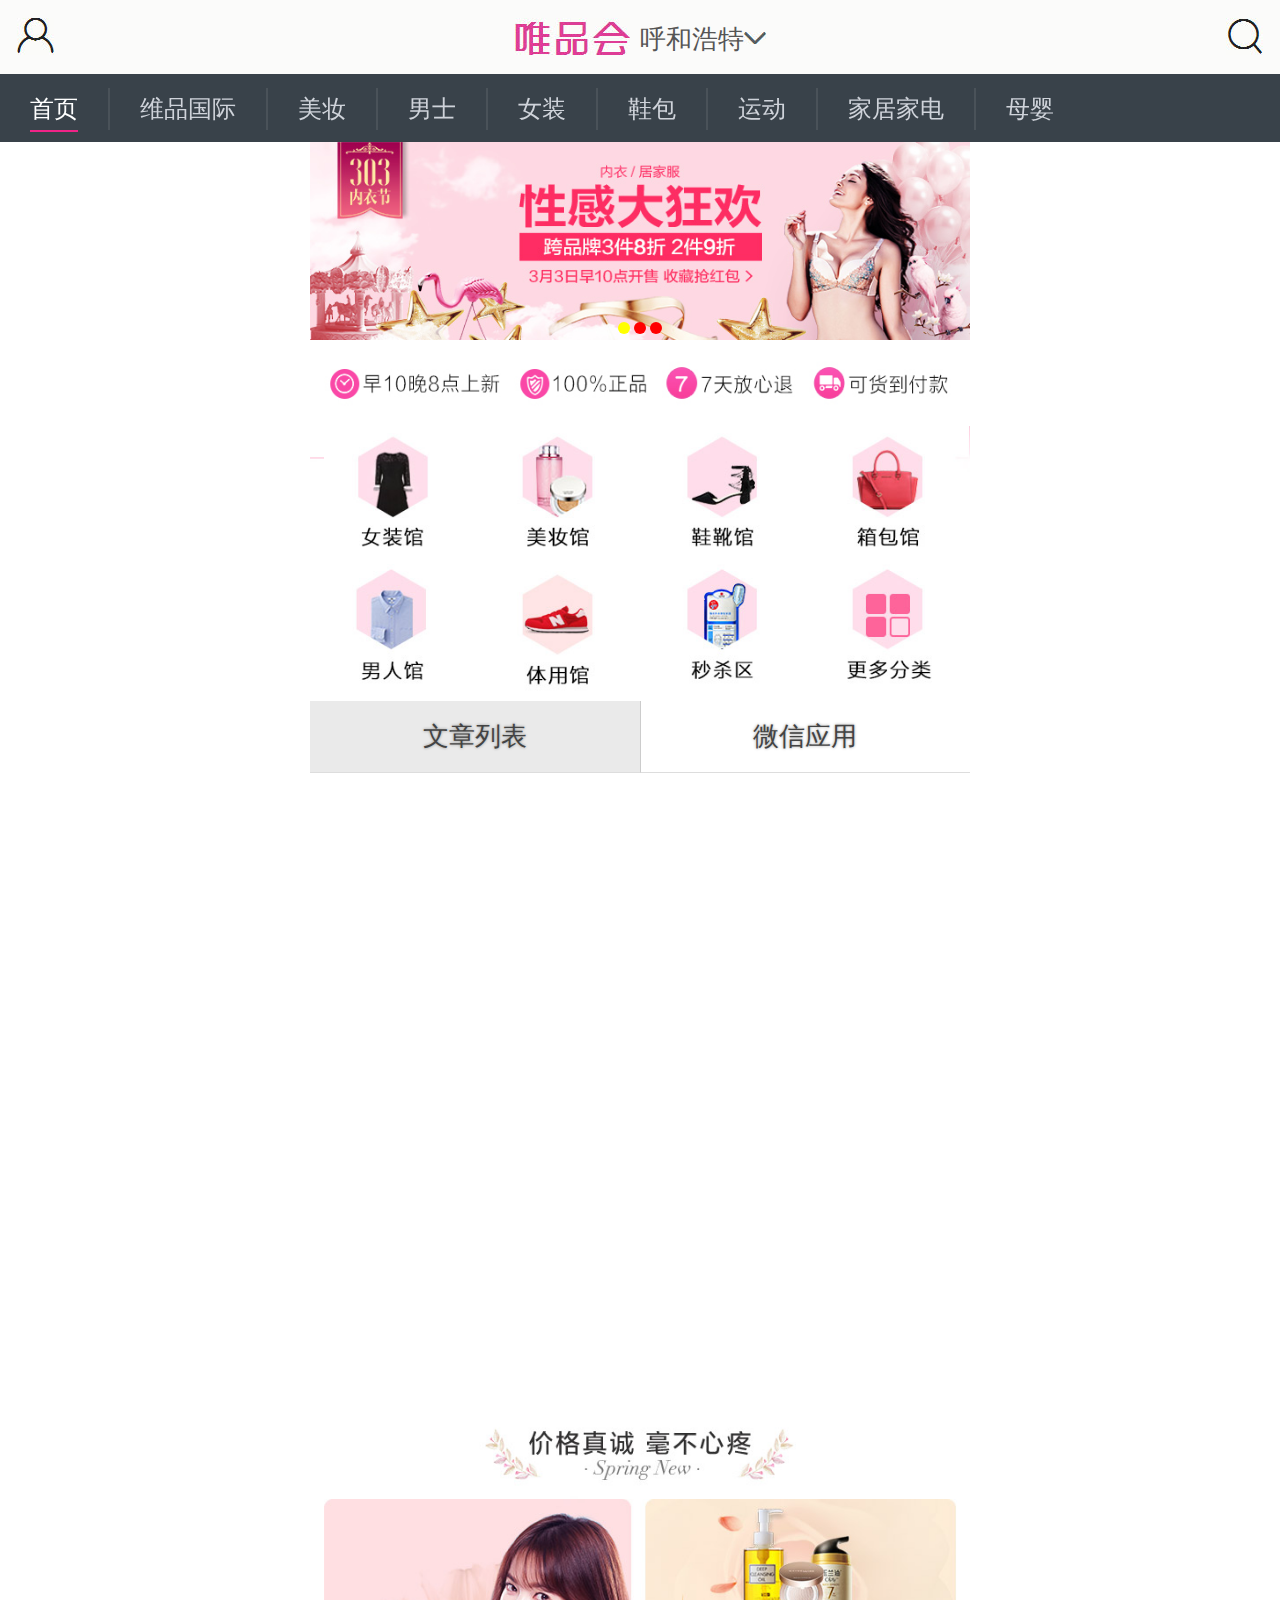
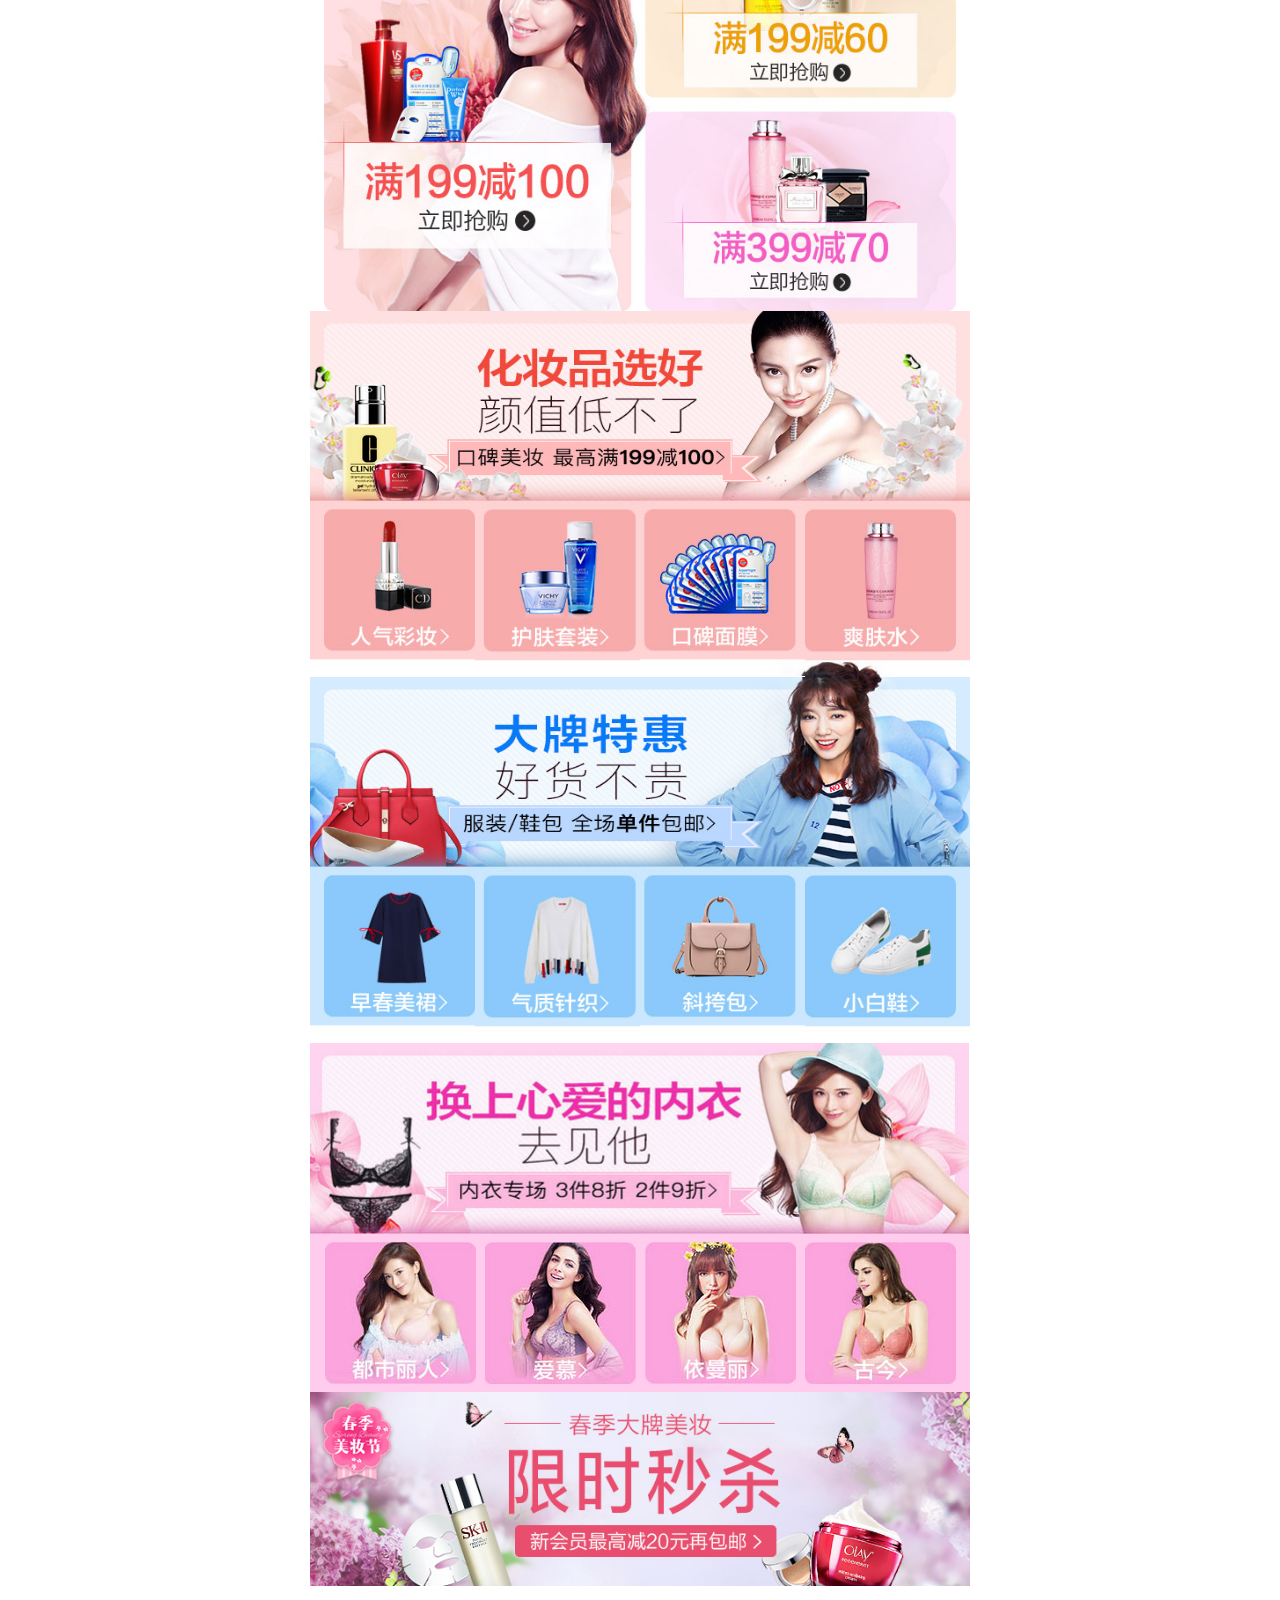
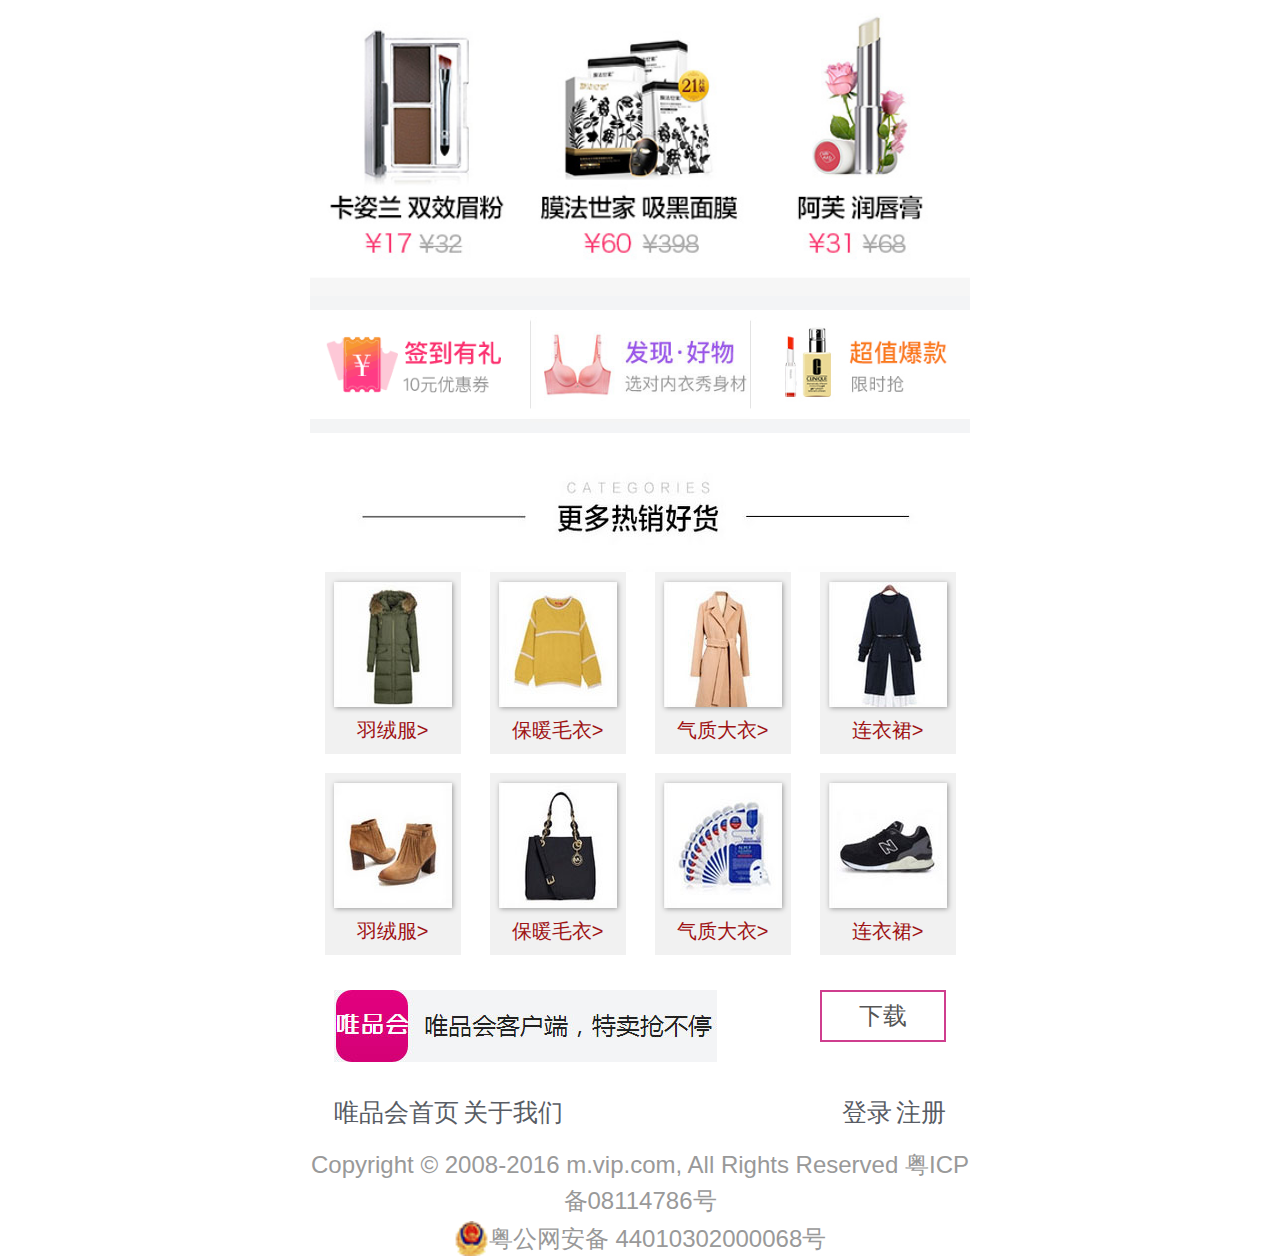
<file: index.html>
<!DOCTYPE html>
<html>
<head>
    <meta charset="UTF-8">
    <meta http-equiv="Content-Security-Policy" content="upgrade-insecure-requests" />
    <script>
        (function () {
            var timer;
            changeFixedW();
            function changeFixedW() {
                var width = window.screen.width;
                var fixedW = 660;
                var scale = width / fixedW;
                var meta = document.createElement('meta');
                meta.setAttribute('name','viewport');
                meta.setAttribute('content','width='+fixedW+',initial-scale='+scale+',maximum-scale='+scale+',user-scalable=no');
                document.head.appendChild(meta);
            }
            window.addEventListener('resize', function () {
                clearTimeout(timer);
                timer = setTimeout(changeFixedW, 300);
            }, false);
            window.addEventListener('pageshow', function (e) {
                if (e.persisted) {
                    clearTimeout(timer);
                    timer = setTimeout(changeFixedW, 300);
                }
            }, false);


        })();


    </script>
    <title>vip(026horseware)</title>
    <!-- <script src="http://int.dpool.sina.com.cn/iplookup/iplookup.php?format=js"></script> -->
    <link rel="stylesheet" href="./css/reset.css">
    <link rel="stylesheet" href="./css/public.css">
    <link rel="stylesheet" href="./css/index.css">
    <link rel="stylesheet" href="./css/news.css">
    <script src="./js/cssTransform.js"></script>
	<script src="./js/ajax.js"></script>
    <script src="./js/index3.js"></script>
    
    <!-- <script src="js/getAjaxNews.js"></script> -->
</head>
<body style="">
    <!--头部区域-->
    <header class="header">
        <div class="headFix">
            <!--头部上-->
            <div class="hd-nav">
                <!--用户登录-->
                <div class="hd-nav-user fl hd-btn">
                    <a href="#"></a>
                </div>
                <!--用户搜索-->
                <div class="search fr hd-btn">
                    <a href="#"></a>
                </div>
                <!--省份-->
                <div class="hd-nav-province">
                    <!--logo-->
                    <div class="hd-logo fl">
                        <a href=""></a>
                    </div>
                    <!--位置-->
                    <div class="hd-location fr">
                        <a href="">
                            <span class="fl" id="location">呼和浩特</span>
                            <i class="fr"></i>
                            <!-- <script src="js/location.js"></script> -->
                        </a>

                    </div>
                </div>
            </div>
            <!--头部下-->
            <div class="hd-move">
                <ul>
                    <li class="active"><a href="index.html"><span>首页</span></a></li>
                    <li><a href="./list.html"><span>维品国际</span></a></li>
                    <li><a href="./list.html"><span>美妆</span></a></li>
                    <li><a href="./list.html"><span>男士</span></a></li>
                    <li><a href="./list.html"><span>女装</span></a></li>
                    <li><a href="./list.html"><span>鞋包</span></a></li>
                    <li><a href="./list.html"><span>运动</span></a></li>
                    <li><a href="./list.html"><span>家居家电</span></a></li>
                    <li><a href="./list.html"><span>母婴</span></a></li>
                </ul>
            </div>
        </div>
        <div class="place"></div>
    </header>

    <!--网页内容主体部分-->
    <section class="main">
        <!--轮播图区域-->
        <section class="slide">
            <ul class="clearFix">
                <li><a href="./picList.html"><img src="img/slide1.jpg" alt="" width="100%" height="100%"></a></li>
                <li><a href="./picList.html"><img src="img/slide2.jpg" alt="" width="100%" height="100%"></a></li>
                <li><a href="./picList.html"><img src="img/slide3.jpg" alt="" width="100%" height="100%"></a></li>
            </ul>
            <div class="tab">
                <span></span>
                <span></span>
                <span></span>
            </div>
        </section>

        <section class="tip">
            <a href="./picList.html"><img src="img/tip.jpg" width="100%" height="100%" alt=""></a>
        </section>

        <!--分类导航-->
        <section class="productClass">
            <ul>
                <li><a href="index.html"><img src="img/productClass1.jpg" alt="" width="100%" height="100%"></a></li>
                <li><a href="index.html"><img src="img/productClass2.jpg" alt="" width="100%" height="100%"></a></li>
                <li><a href="index.html"><img src="img/productClass3.jpg" alt="" width="100%" height="100%"></a></li>
                <li><a href="index.html"><img src="img/productClass4.jpg" alt="" width="100%" height="100%"></a></li>
            </ul>
            <ul>
                <li><a href="index.html"><img src="img/productClass5.jpg" alt="" width="100%" height="100%"></a></li>
                <li><a href="index.html"><img src="img/productClass6.jpg" alt="" width="100%" height="100%"></a></li>
                <li><a href="index.html"><img src="img/productClass7.jpg" alt="" width="100%" height="100%"></a></li>
                <li><a href="index.html"><img src="img/productClass8.jpg" alt="" width="100%" height="100%"></a></li>
            </ul>
        </section>

        <!--实时新闻-->
        <div class="WX_content">
            <div class="WX_navbar">
                <div class="navbar-item navbar-item_on">文章列表</div>
                <div class="navbar-item">微信应用</div>
            </div>
            <div class="page_wrap">
                <div class="page page_on">
                    <div class="weui-cells">
                        <!--<div class="weui-cells"><a href="" class="weui-cell weui-cell_access clearFix">
                            <div class="weui-cell__hd"><img src="" width="100%" height="100%" alt=""></div>
                            <div class="weui-cell__bd">
                                <p class="weui-grid__label">一不小心就害了娃！婴儿米粉的6个大坑，你踩过几个</p>
                            </div>
                            <div class="weui-cell__ft">&gt;</div>
                        </a></div>-->
                        <!--
                        <a href="" class="weui-cell weui-cell_access clearFix"><div class="weui-cell__hd"><img src="" width="100%" height="100%" alt=""></div><div class="weui-cell__bd"><p class="weui-grid__label">一不小心就害了娃！婴儿米粉的6个大坑，你踩过几个</p></div><div class="weui-cell__ft">&gt;</div></a>
                            -->
                    </div>
                </div>
                <div class="page">
                    <div class="weui-grids">
                        <a href="javascript:;" class="weui-grid" id="initshow">
                            <div class="weui-grid__icon">
                                <img src="img/order.png" alt="">
                            </div>
                            <p class="weui-grid__label">个人档案</p>
                        </a>
                        <a href="javascript:;" id="picUpload " class="weui-grid">
                            <div class="weui-grid__icon">
                                <img src="img/picUpload.png" alt="">
                            </div>
                            <p class="weui-grid__label">图片拍照</p>
                        </a>
                        <a href="javascript:;" class="weui-grid" id="ME">
                            <div class="weui-grid__icon">
                                <img src="img/press.png" alt="">
                            </div>
                            <p class="weui-grid__label">我的账单</p>
                        </a>
                        <a href="javascript:;" class="weui-grid" id="initshare">
                            <div class="weui-grid__icon">
                                <img src="img/share.png" alt="">
                            </div>
                            <p class="weui-grid__label">精彩分享</p>
                        </a>
                        <a href="javascript:;" class="weui-grid" id="wxgame">
                            <div class="weui-grid__icon">
                                <img src="img/game.png" alt="">
                            </div>
                            <p class="weui-grid__label">娱乐游戏</p>
                        </a>
                        <a href="javascript:;" class="weui-grid" id="record">
                            <div class="weui-grid__icon">
                                <img src="img/record.png" alt="">
                            </div>
                            <p class="weui-grid__label">录音翻译</p>
                        </a>
                        <a href="javascript:;" class="weui-grid" id="map">
                            <div class="weui-grid__icon">
                                <img src="img/map.png" alt="">
                            </div>
                            <p class="weui-grid__label">实时地图</p>
                        </a>
                        <a href="javascript:;" class="weui-grid" id="check">
                            <div class="weui-grid__icon">
                                <img src="img/check.png" alt="">
                            </div>
                            <p class="weui-grid__label">图片预览</p>
                        </a>
                        <a href="javascript:;" class="weui-grid" id="scan">
                            <div class="weui-grid__icon">
                                <img src="img/scan.png" alt="">
                            </div>
                            <p class="weui-grid__label">微信扫码</p>
                        </a>
                    </div>
                </div>
            </div>
        </div>

        <!--新品优惠打折-->
        <section class="discount">
            <a href="#" class="title"><img src="img/discount.jpg" alt="" width="100%" height="100%"></a>
            <dl>
                <dt><a href="#"><img src="img/discount1.jpg" alt="" width="100%" height="100%"></a></dt>
                <dd>
                    <div>
                        <a href="#"><img src="img/discount2.jpg" alt="" width="100%" height="100%"></a>
                        <a href="#"><img src="img/discount3.jpg" alt="" width="100%" height="100%"></a>
                    </div>
                </dd>
            </dl>
        </section>

        <!--化妆品-->
        <section class="makeUp publicBuy">
            <a href="#" class="buy"><img src="img/makeUp.jpg" width="100%" height="100%" alt=""></a>
            <ul class="clearFix">
                <li><a href=""><img src="img/makeUp1.jpg" width="100%" height="100%" alt=""></a></li>
                <li><a href=""><img src="img/makeUp2.jpg" width="100%" height="100%" alt=""></a></li>
                <li><a href=""><img src="img/makeUp3.jpg" width="100%" height="100%" alt=""></a></li>
                <li><a href=""><img src="img/makeUp4.jpg" width="100%" height="100%" alt=""></a></li>
            </ul>
        </section>

        <!--大牌特惠-->
        <section class="cream publicBuy">
            <a href="#" class="buy"><img src="img/cream.jpg" width="100%" height="100%" alt=""></a>
            <ul class="clearFix">
                <li><a href=""><img src="img/cream1.jpg" width="100%" height="100%" alt=""></a></li>
                <li><a href=""><img src="img/cream2.jpg" width="100%" height="100%" alt=""></a></li>
                <li><a href=""><img src="img/cream3.jpg" width="100%" height="100%" alt=""></a></li>
                <li><a href=""><img src="img/cream4.jpg" width="100%" height="100%" alt=""></a></li>
            </ul>
        </section>

        <!--林志玲内衣-->
        <section class="bras">
            <a href="#" class="buy"><img src="img/bras.jpg" width="100%" height="100%" alt=""></a>
            <ul class="clearFix">
                <li><a href=""><img src="img/bras1.jpg" width="100%" height="100%" alt=""></a></li>
                <li><a href=""><img src="img/bras2.jpg" width="100%" height="100%" alt=""></a></li>
                <li><a href=""><img src="img/bras3.jpg" width="100%" height="100%" alt=""></a></li>
                <li><a href=""><img src="img/bras4.jpg" width="100%" height="100%" alt=""></a></li>
            </ul>
        </section>

        <section class="adMap">
            <a href="#"><img src="img/ad1.jpg" alt="" width="100%" height="100%"></a>
        </section>

        <!--护肤护理-->
        <section class="skin">
            <ul>
                <li><a href=""><img src="img/skin1.jpg" width="100%" height="100%" alt=""></a></li>
                <li><a href=""><img src="img/skin2.jpg" width="100%" height="100%" alt=""></a></li>
                <li><a href=""><img src="img/skin3.jpg" width="100%" height="100%" alt=""></a></li>
            </ul>
        </section>

        <!--新的发现-->
        <section class="found">
            <div class="find">
                <a href=""><img src="img/found1.gif" width="100%" height="100%"  alt=""></a>
                <a href=""><img src="img/found2.jpg" width="100%" height="100%"  alt=""></a>
                <a href=""><img src="img/found3.jpg" width="100%" height="100%"  alt=""></a>
            </div>
        </section>

        <!--热销好货-->
        <section class="hotGoodShop">
            <a href="" class="top"><img src="img/hotGoodShopTop.jpg" alt=""></a>
            <ul>
                <li><a href="#"><img src="img/hotGoodShop1.jpg" width="100%" height="100%" alt=""></a><span>羽绒服&gt;</span></li>
                <li><a href="#"><img src="img/hotGoodShop2.jpg" width="100%" height="100%" alt=""></a><span>保暖毛衣&gt;</span></li>
                <li><a href="#"><img src="img/hotGoodShop3.jpg" width="100%" height="100%" alt=""></a><span>气质大衣&gt;</span></li>
                <li><a href="#"><img src="img/hotGoodShop4.jpg" width="100%" height="100%" alt=""></a><span>连衣裙&gt;</span></li>
            </ul>
            <ul>
                <li><a href="#"><img src="img/hotGoodShop5.jpg" width="100%" height="100%" alt=""></a><span>羽绒服&gt;</span></li>
                <li><a href="#"><img src="img/hotGoodShop6.jpg" width="100%" height="100%" alt=""></a><span>保暖毛衣&gt;</span></li>
                <li><a href="#"><img src="img/hotGoodShop7.jpg" width="100%" height="100%" alt=""></a><span>气质大衣&gt;</span></li>
                <li><a href="#"><img src="img/hotGoodShop8.jpg" width="100%" height="100%" alt=""></a><span>连衣裙&gt;</span></li>
            </ul>
        </section>

        <!--app下载-->
        <section class="vipapp clearFix">
            <div class="vipBg fl"></div>
            <div class="appdownload fr">
                <a href="#" download="">下载</a>
            </div>
        </section>

        <footer class="footer">
            <div class="login clearFix">
                <div class="fl">
                    <a href="#">唯品会首页</a>
                    <a href="#">关于我们</a>
                </div>
                <div class="fr">
                    <a href="">登录</a>
                    <a href="">注册</a>
                </div>
            </div>
            <p>Copyright © 2008-2016 m.vip.com, All Rights Reserved 粤ICP备08114786号</p>
            <p><img src="img/ghs.png"  width="35" height="35" alt=""><span>粤公网安备 44010302000068号</span></p>
        </footer>
    </section>
</body>
</html>
</file>
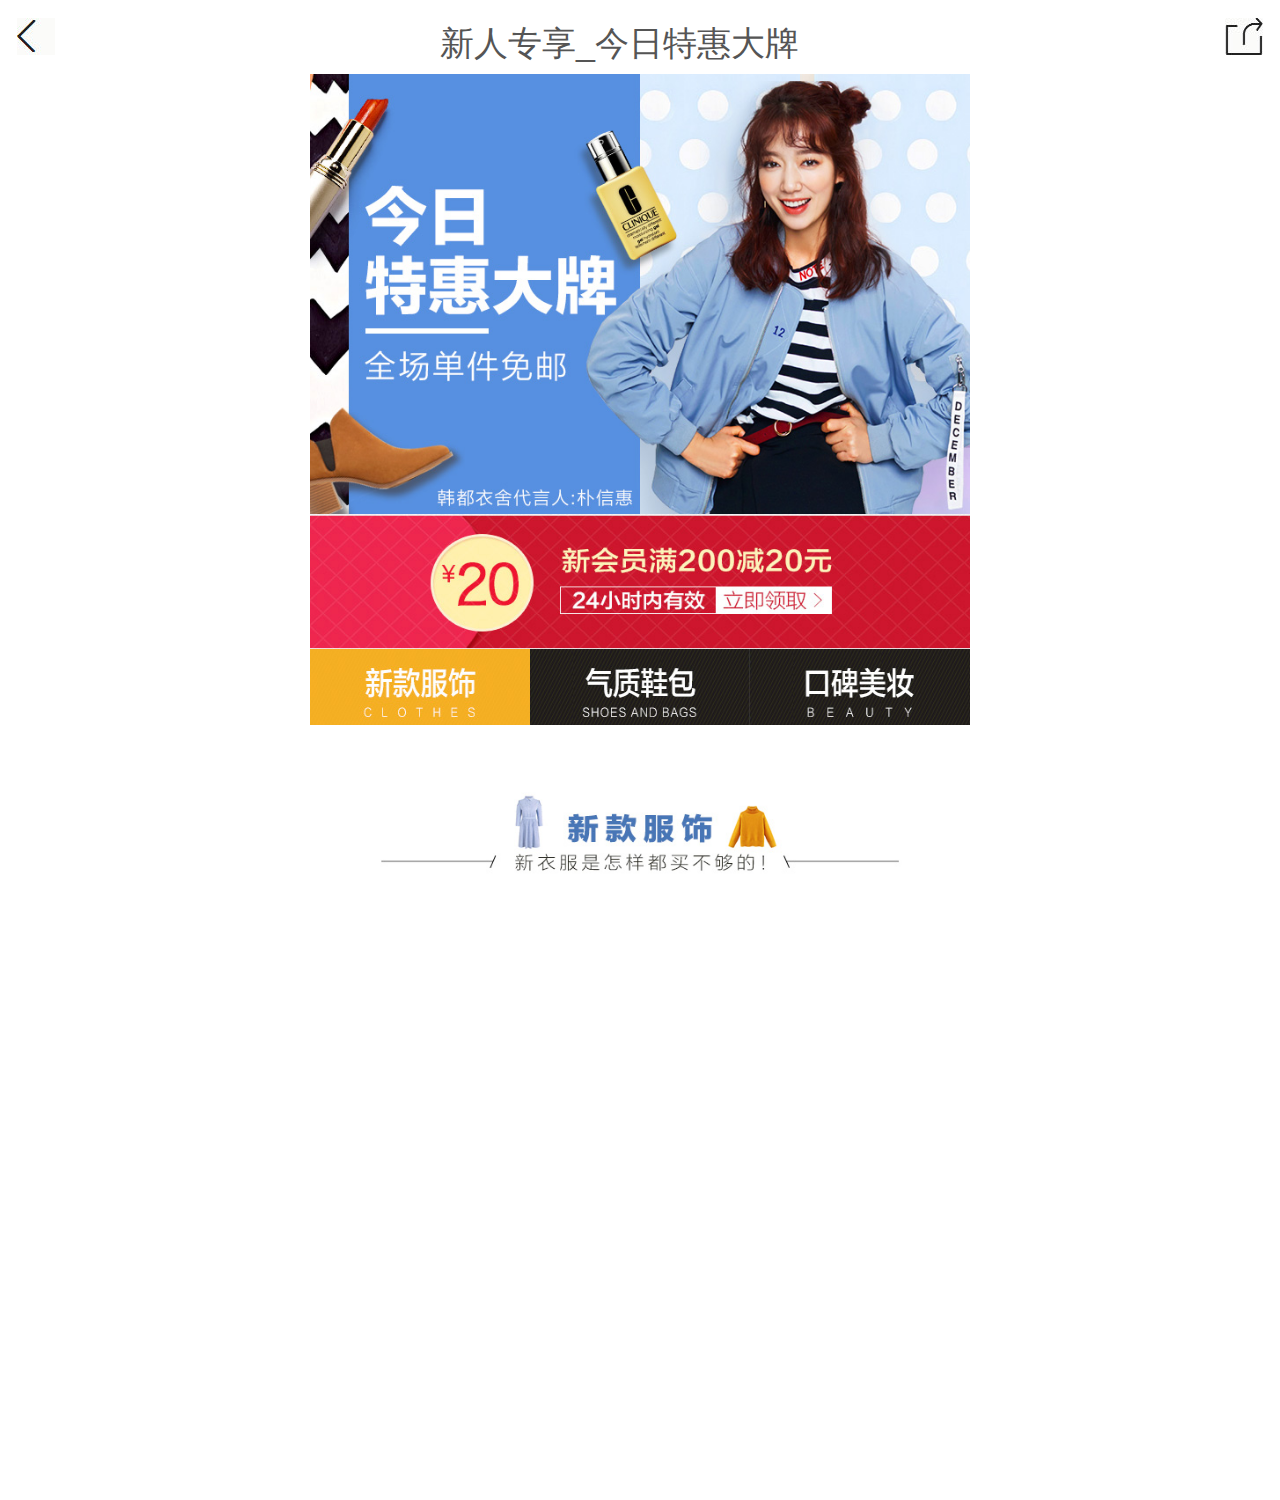
<file: list.html>
<!DOCTYPE html>
<html>
<head>
    <meta charset="UTF-8">
    <meta http-equiv="Content-Security-Policy" content="upgrade-insecure-requests" />
    <title>vip(026warehouse)</title>
    <script>
        (function () {
            var timer;
            changeFixedW();
            function changeFixedW() {
                var width = window.screen.width;
                var fixedW = 660;
                var scale = width / fixedW;
                var meta = document.createElement('meta');
                meta.setAttribute('name','viewport');
                meta.setAttribute('content','width='+fixedW+',initial-scale='+scale+',maximum-scale='+scale+',user-scalable=no');
                document.head.appendChild(meta);
            }
            window.addEventListener('resize', function () {
                clearTimeout(timer);
                timer = setTimeout(changeFixedW, 300);
            }, false);
            window.addEventListener('pageshow', function (e) {
                if (e.persisted) {
                    clearTimeout(timer);
                    timer = setTimeout(changeFixedW, 300);
                }
            }, false);


        })();
    </script>
    <link rel="stylesheet" href="./css/reset.css">
    <link rel="stylesheet" href="./css/public.css">
    <link rel="stylesheet" href="./css/list.css">
</head>
<body style="height: 1500px">

    <!--头部-->
    <section class="Affordable">
        <div class="top-fix clearFix">
            <div class="return  top-btn fl">
                <a href="javascript:;"></a>
            </div>
            <div class="share top-btn fr">
                <a href="javascript:;"></a>
            </div>
            <div class="top-title">
                <a href="#">新人专享_今日特惠大牌</a>
            </div>
        </div>
    </section>

    <!--主体内容部分-->
    <section class="main">
        <!--大大的海报-->
        <section class="bigAd">
            <a href="index.html"><img src="img/bigAd.jpg" width="100%" height="100%" alt=""></a>
        </section>

        <!--优惠卷-->
        <section class="coupon">
            <a href="#"><img src="img/coupon.jpg" width="100%" height="100%" alt=""></a>
        </section>

        <!--新品选项卡导航-->
        <section class="new-shop">
            <nav>
                <a href="#"></a>
                <a href="#"></a>
                <a href="#"></a>
            </nav>
        </section>

        <!--新品服饰-->
        <section class="clothes">
            <div class="clothes-title">
                <img src="img/clothes.jpg" width="100%" height="100%" alt="">
            </div>
            <div class="list">
                <ul class="clearFix" id='ajaxUl'>
                    

                </ul>
            </div>
        </section>
    </section>
	<script src='./js/timeMove.js'></script>
    <script src="./js/ajax1.js"></script>
    <script src="./js/list.js"></script>
</body>
</html>

	<!-- <div class="brand-pic"><img src="img/clothes1.jpg" width="100%" height="100%" alt=""></div><div class="brand-logo"><img src="img/clothes1-1.png" width="100%" height="100%"  alt=""></div><div class="brand-msg"><p class="price fl" ><span>1.3</span>折起</p><p class="title fr">韩都衣舍HSTYLE女装春装专场</p></div><div class="des">韩版时尚简约立领呢大衣</div><div class="to-pay"><span>立即购买</span></div> -->

<!-- 	
	<li>
		<a href="http://www.baidu.com">
			
			<div class="brand-pic"><img src="img/clothes1.jpg" width="100%" height="100%" alt=""></div>
			
			<div class="brand-logo"><img src="img/clothes1-1.png" width="100%" height="100%"  alt=""></div>
			
			<div class="brand-msg">
				<p class="price fl" ><span>1.3</span>折起</p>
				<p class="title fr">韩都衣舍HSTYLE女装春装专场</p>
			</div>
			<div class="des">韩版时尚简约立领呢大衣</div>

			
			<div class="to-pay">
				<span>立即购买</span>
			</div>
		</a>
	</li>

-->
</file>
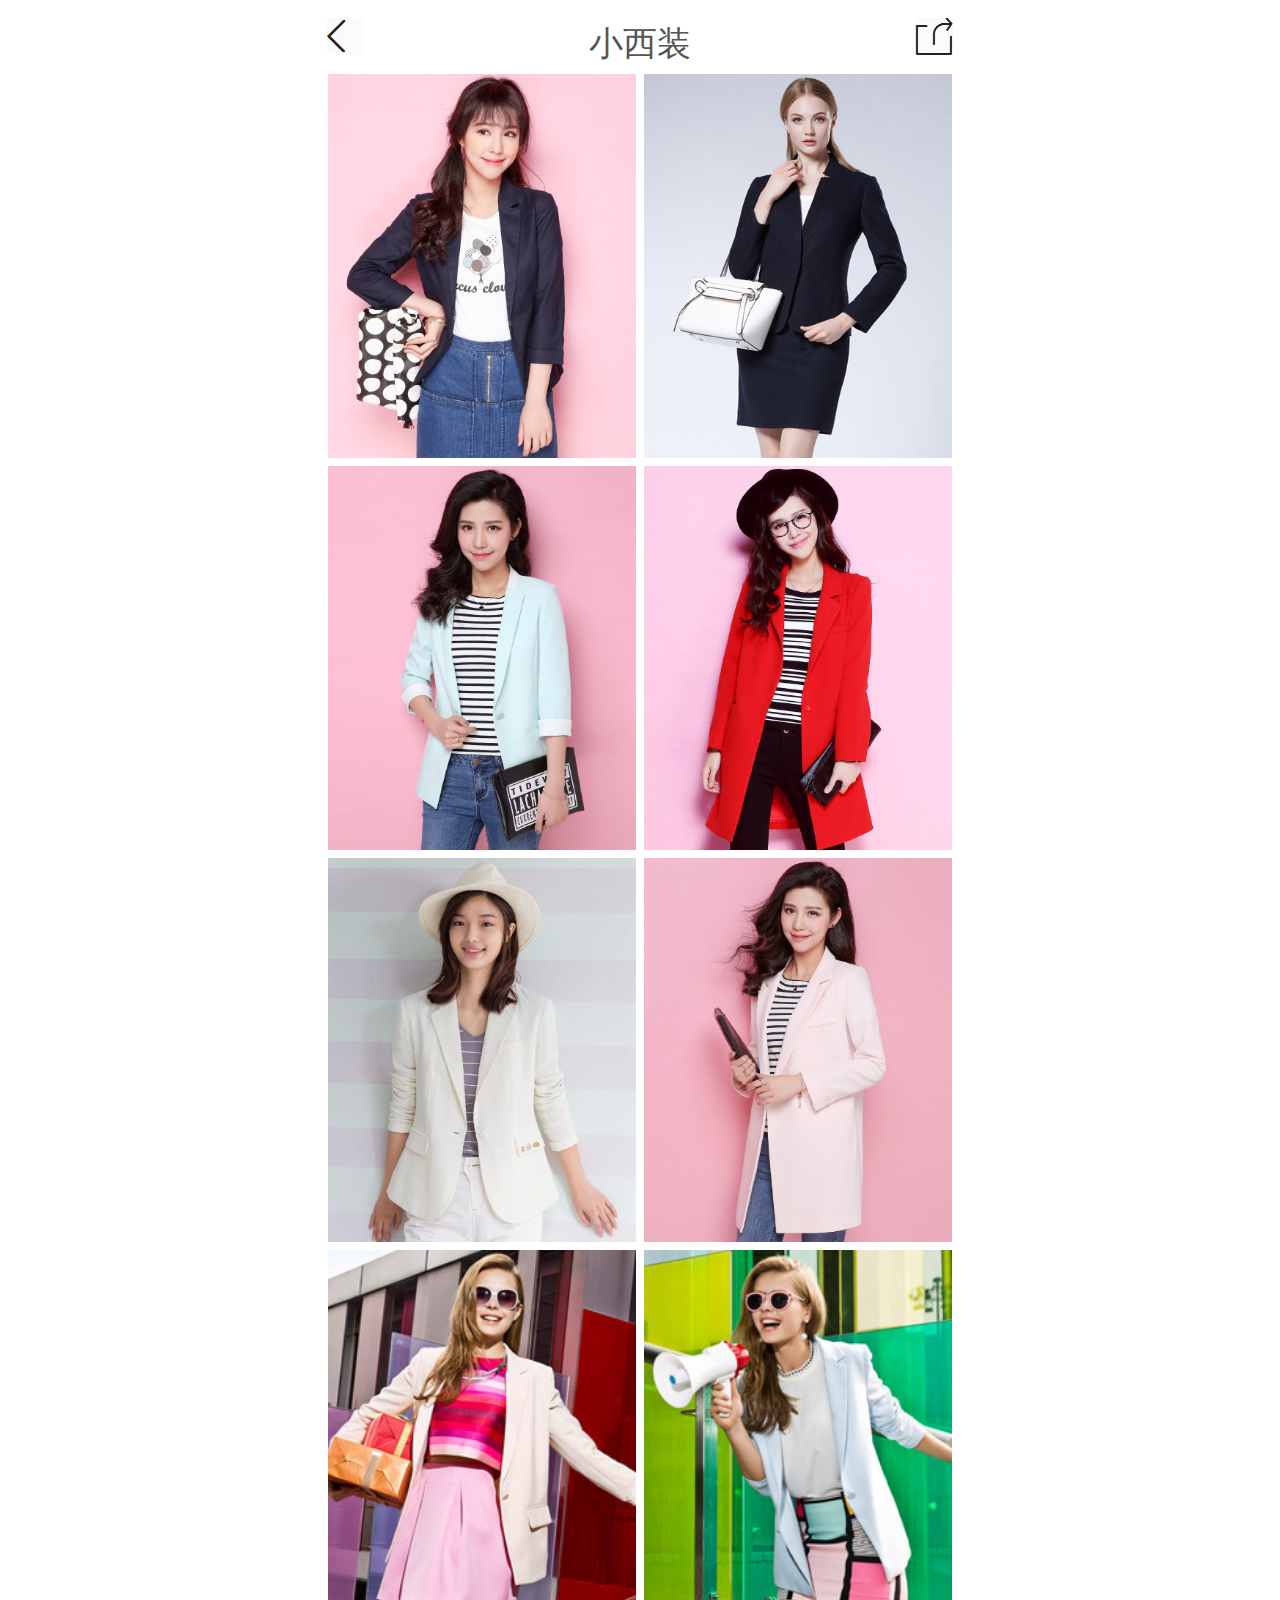
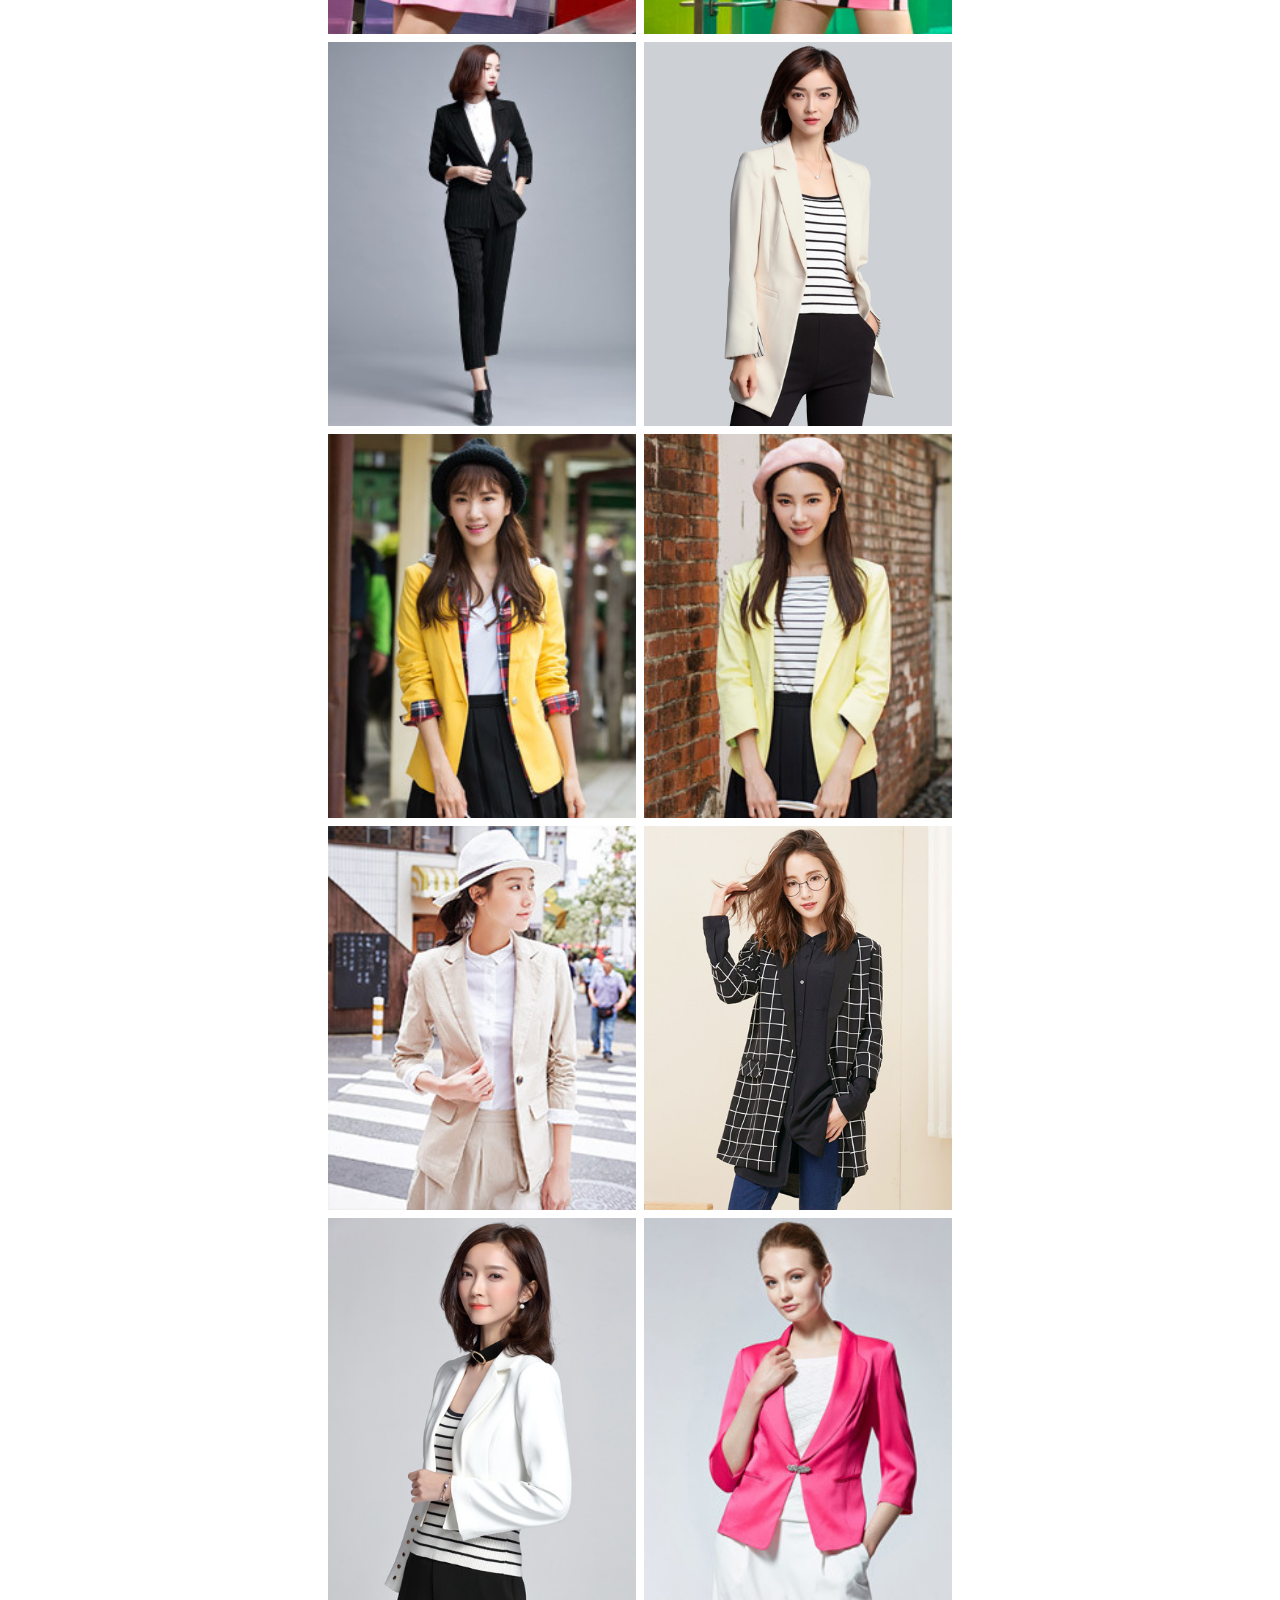
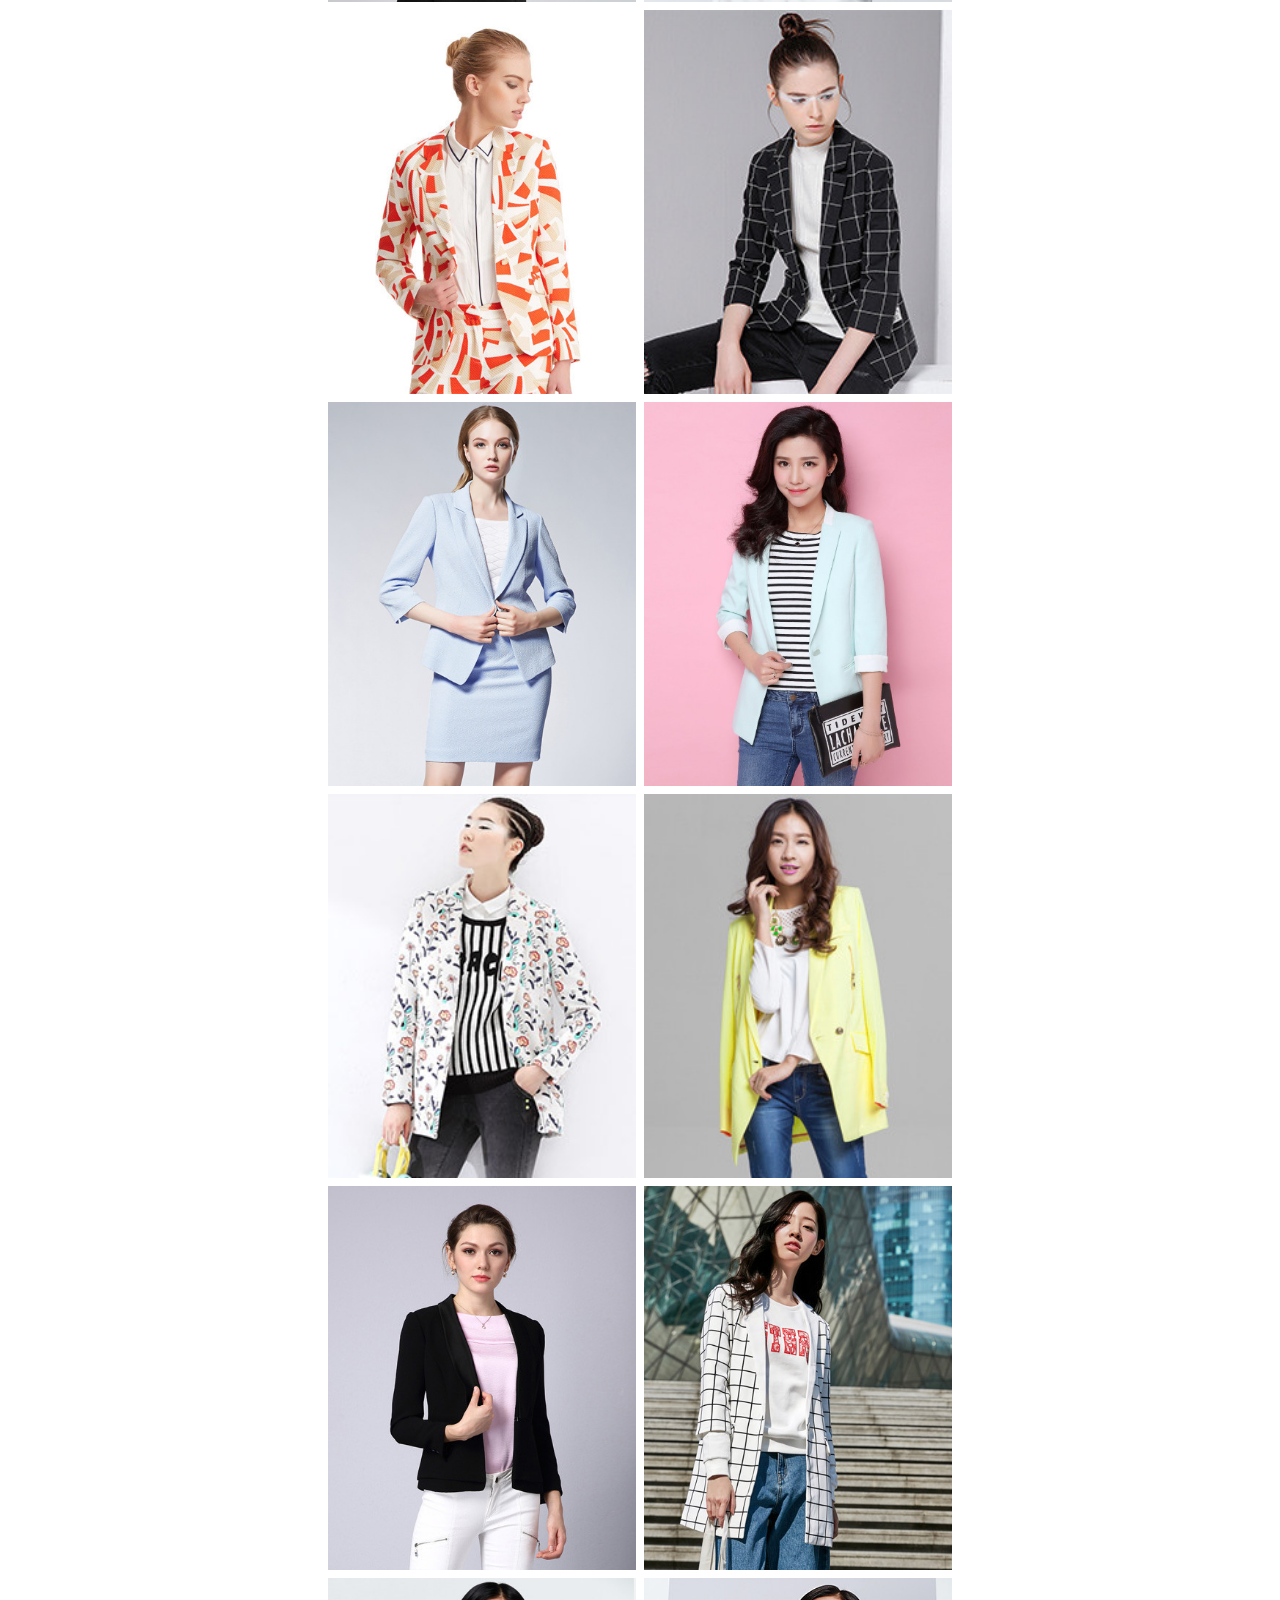
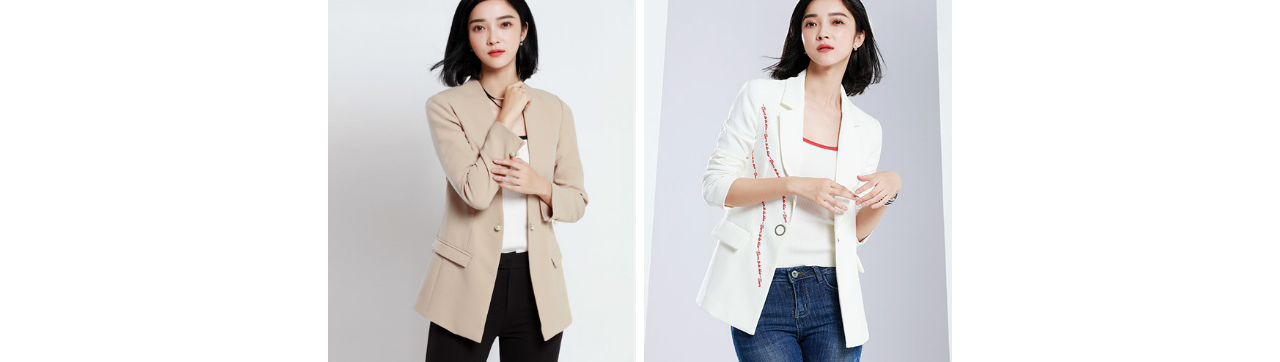
<file: picList.html>
<!doctype html>
<html lang="en">
	<head>
		<meta charset="UTF-8">
		<script>
			(function () {
				var timer;
				changeFixedW();
				function changeFixedW() {
					var width = window.screen.width;
					var fixedW = 660;
					var scale = width / fixedW;
					var meta = document.createElement('meta');
					meta.setAttribute('name','viewport');
					meta.setAttribute('content','width='+fixedW+',initial-scale='+scale+',maximum-scale='+scale+',user-scalable=no');
					document.head.appendChild(meta);
				}
				window.addEventListener('resize', function () {
					clearTimeout(timer);
					timer = setTimeout(changeFixedW, 300);
				}, false);
				window.addEventListener('pageshow', function (e) {
					if (e.persisted) {
						clearTimeout(timer);
						timer = setTimeout(changeFixedW, 300);
					}
				}, false);


			})();
		</script>
		<title>vip(026warehouse)</title>
		<link rel="stylesheet" href="./css/public.css" />
		<link rel="stylesheet" href="./css/reset.css" />
		<link rel="stylesheet" href="./css/picList.css" />
	</head>
	<body>
		<!--头部-->
		<section class='main'>
			<section class="Affordable">
				<div class="top-fix clearFix">
					<div class="return  top-btn fl">
						<a href="javascript:;"></a>
					</div>
					<div class="share top-btn fr">
						<a href="javascript:;"></a>
					</div>
					<div class="top-title">
						<a href="#">小西装</a>
					</div>
				</div>
			</section>
			
			<section class='con'>
				<ul>
					<li><img src="img/1.jpg" alt="" width="100%" height="100%" /></li>
					<li><img src="img/2.jpg" alt="" width="100%" height="100%" /></li>
					<li><img src="img/3.jpg" alt="" width="100%" height="100%" /></li>
					<li><img src="img/4.jpg" alt="" width="100%" height="100%" /></li>
					<li><img src="img/5.jpg" alt="" width="100%" height="100%" /></li>
					<li><img src="img/6.jpg" alt="" width="100%" height="100%" /></li>
					<li><img src="img/7.jpg" alt="" width="100%" height="100%" /></li>
					<li><img src="img/8.jpg" alt="" width="100%" height="100%" /></li>
					<li><img src="img/9.jpg" alt="" width="100%" height="100%" /></li>
					<li><img src="img/10.jpg" alt="" width="100%" height="100%" /></li>
					<li><img src="img/11.jpg" alt="" width="100%" height="100%" /></li>
					<li><img src="img/12.jpg" alt="" width="100%" height="100%" /></li>
					<li><img src="img/13.jpg" alt="" width="100%" height="100%" /></li>
					<li><img src="img/14.jpg" alt="" width="100%" height="100%" /></li>
					<li><img src="img/15.jpg" alt="" width="100%" height="100%" /></li>
					<li><img src="img/16.jpg" alt="" width="100%" height="100%" /></li>
					<li><img src="img/17.jpg" alt="" width="100%" height="100%" /></li>
					<li><img src="img/18.jpg" alt="" width="100%" height="100%" /></li>
					<li><img src="img/19.jpg" alt="" width="100%" height="100%" /></li>
					<li><img src="img/20.jpg" alt="" width="100%" height="100%" /></li>
					<li><img src="img/21.jpg" alt="" width="100%" height="100%" /></li>
					<li><img src="img/22.jpg" alt="" width="100%" height="100%" /></li>
					<li><img src="img/23.jpg" alt="" width="100%" height="100%" /></li>
					<li><img src="img/24.jpg" alt="" width="100%" height="100%" /></li>
					<li><img src="img/25.jpg" alt="" width="100%" height="100%" /></li>
					<li><img src="img/26.jpg" alt="" width="100%" height="100%" /></li>
				</ul>
			</section>
			
			<section class='bigPic'>
				<canvas id='canvas' width='308' height='384'></canvas>
			</section>
		</section>	
		
		<script type="text/javascript" src='./js/cssTransform.js'></script>
		<script type="text/javascript">
			(function(){
				document.addEventListener('touchmove',function(e){
					e.preventDefault();//阻止ios默认的橡皮筋
				});
				var aLi = document.querySelectorAll('.con ul li');
				var oBigPic = document.querySelector('.bigPic');

				var oC = document.querySelector('#canvas');
				var oCG = oC.getContext('2d');
				for( var i=0;i<aLi.length;i++ ){
					aLi[i].addEventListener('touchstart',function(e){
						e.stopPropagation();
					});
					
					aLi[i].addEventListener('touchmove',function(e){
						this.on = true;
					})

					aLi[i].addEventListener('touchend',function(){
						if( !this.on ){
							oBigPic.style.display = 'block';
							var oImg = new Image();
							oImg.src = this.querySelector('img').src;
							oCG.drawImage(oImg,0,0,oC.width,oC.height);
						}
						this.on = false;
					});
				}
				
				oBigPic.addEventListener('touchstart',function(e){
					e.stopPropagation();
				})
				oBigPic.addEventListener('touchmove',function(){
					this.onOff = true;
				});
				
				oBigPic.addEventListener('touchend',function(){
					if( !this.onOff ){
						this.style.display = 'none';
						cssTransform(oC,'scale',1);
						cssTransform(oC,'rotate',0);
					}
					this.onOff = false;
				});

				(function(){
					cssTransform(oC,'translateZ',0);
					var startS = 1;
					var startR = 0;
					gesture(oBigPic,{
						start   : function(){
							startS = cssTransform(oC,'scale');
							startR = cssTransform(oC,'rotate');
						},
						change  : function(e){
							var sVal = e.scale*startS;
							var rVal = e.rotation+startR;
							
							if( sVal>1.5 ){
								sVal = 1.5;
							}else if( sVal<0.5 ){
								sVal = 0.5;
							}

							cssTransform(oC,'scale',sVal);
							cssTransform(oC,'rotate',rVal);
						},
						end		: function(){}
					});

				})();
			})();
				
			

			(function(){
				var oReturn = document.querySelector('.return');
				oReturn.onclick = goBack;

				/** 
				 * 返回前一页（或关闭本页面） 
				 * <li>如果没有前一页历史，则直接关闭当前页面</li> 
				 */  
				function goBack(){  
					if ((navigator.userAgent.indexOf('MSIE') >= 0) && (navigator.userAgent.indexOf('Opera') < 0)){ // IE  
						if(history.length > 0){  
							window.history.go( -1 );  
						}else{  
							window.opener=null;window.close();  
						}  
					}else{ //非IE浏览器  
						if (navigator.userAgent.indexOf('Firefox') >= 0 ||  
							navigator.userAgent.indexOf('Opera') >= 0 ||  
							navigator.userAgent.indexOf('Safari') >= 0 ||  
							navigator.userAgent.indexOf('Chrome') >= 0 ||  
							navigator.userAgent.indexOf('WebKit') >= 0){  
				  
							if(window.history.length > 1){  
								window.history.go( -1 );  
							}else{  
								window.opener=null;window.close();  
							}  
						}else{ //未知的浏览器  
							window.history.go( -1 );  
						}  
					}  
				} 
			})();
		</script>
	</body>
</html>
</file>
<file: css/public.css>
a{
    color:#555;
}
.fl{
    float: left;
}
.fr{
    float: right;
}
.borderB{
    border: 1px solid blue;
}
.borderR{
    border: 1px solid red;
}
.borderP{
    border: 1px solid purple;
}
.clearFix::after{
    content: '';
    display: block;
    clear: both;
    zoom:1;
    overflow: hidden;
}

.header{

}
.header .place{
    height: 142px;
}
.header .headFix{
    position: fixed;
    top:0;
    left:0;
    width:100%;
    z-index: 999;
    background: #fbfbfa;
}
.header .headFix .hd-nav{
    height: 74px;
	text-align:center;
}
.header .headFix .hd-nav .hd-nav-user{
    padding: 18px 0 0 17px;
}
.header .headFix .hd-nav .search{
    padding: 18px 17px 0 0 ;
}
.header .headFix .hd-nav .hd-nav-user a{
    background: url('../img/hd-user.jpg');

}
.header .headFix .hd-nav .search a{
    background: url('../img/hd-search.jpg');
}
.header .headFix .hd-nav .hd-btn a{
    width:37px;
    height: 37px;
    display: block;
}

/*头部中部-logo-位置*/
.header .headFix .hd-nav .hd-nav-province{
    height: 74px;
	display:inline-block;
}

.header .headFix .hd-nav .hd-nav-province .hd-logo{
    padding-top: 18px;

}
.header .headFix .hd-nav .hd-nav-province .hd-logo a{
    width: 115px;
    height: 37px;
	display:block;
    background: url('../img/hd-title.jpg');
}

.header .headFix .hd-nav .hd-nav-province .hd-location{
    font-size: 26px;
    padding-top: 20px;
	margin-left:10px;
}

.header .headFix .hd-nav .hd-nav-province .hd-location a{
    height: 27px;
	display:block;
}
.header .headFix .hd-nav .hd-nav-province .hd-location a  i{
    width: 22px;
    height: 12px;
    display: block;
    background: url('../img/hd-select.jpg');
    margin-top: 12px;
}

/*头部-下滑动导航*/
.header .hd-move{
    height: 68px;
    background: #39424a;
    overflow: hidden;
}
.header .hd-move ul{
    display: table;
    padding-top: 14px;

}
.header .hd-move ul li{
    display: table-cell;
    white-space: nowrap;
    font-size: 24px;
}
.header .hd-move ul li.active a{
    color: white;

}
.header .hd-move ul li a{
    height: 42px;
    line-height: 42px;
    border-left: 2px solid #4a5259;
    display: block;
    color: #cfd3da;
    padding: 0 30px;
}
.header .hd-move ul li:first-child a{
    border: none;
}
.header .hd-move ul li.active a span{
    display: inline-block;
    border-bottom: 2px solid #f02387;
}

/*轮播图区域*/


/*底部信息*/

.footer{

}

.footer .login{
    padding: 16px 24px;
}
.footer .login a{
    font-size: 25px;
    color: #585c64;
}
.footer p{
    text-align: center;
    color: #999;
    font-size: 24px;
}
.footer p img{
    vertical-align: middle;
}
.footer p span{
    vertical-align: middle;
}
</file>
<file: css/index.css>
/*网页内容主体部分*/
.main{
    max-width: 660px;
    margin:0 auto;
}

/*轮播图-开始*/
.slide{
    height: 198px;
    overflow: hidden;
    position: relative;
}
.slide ul{
    height: 100%;
}
.slide ul li{
    width:660px;
    height: 100%;
    float: left;
}
.slide ul li a{
    display: block;
    height: 100%;
}
/* 小圆点 */
.slide .tab{
    position: absolute;
    left:0;
    bottom:6px;
    width: 100%;
    text-align: center;
    line-height: 0;
}
.slide .tab span{
    width:12px;
    height: 12px;
    display: inline-block;
    background: red;
    border-radius: 6px;
}
.slide .tab span.on{
    background: yellow;
}
/*轮播图-结束*/

/*爱心提示-开始*/
.tip{
    height: 86px;
}
.tip a{
    height: 100%;
    display: block;
}
/*爱心提示-结束*/

/*产品分类-开始*/
.productClass{

}
.productClass ul{
    display: -webkit-flex;
    display: flex;
}
.productClass ul li{
    -webkit-flex: 1;
    flex: 1;
}
/*产品分类-结束*/

/*新品优惠打折-开始*/
.discount{

}
.discount .title{
    height: 86px;
}
.discount a{
    display: block;
}

.discount dl{
    display: -webkit-flex;
    display: flex;
}
.discount dl dt{
    -webkit-flex: 1;
    flex: 1;
}
.discount dl dd{
    -webkit-flex: 1;
    flex: 1;
}
/*新品优惠打折-结束*/

/*化妆品-开始*/
.publicBuy .buy{
    height: 172px;
}
.publicBuy  a{
    display: block;
}
.publicBuy ul{
    display: -webkit-flex;
    display: flex;
}
.publicBuy ul li{

    -webkit-flex: 1;
    flex: 1;
}
/*化妆品-结束*/

/*大牌特惠-开始*/
/*在公开样式表里面*/
/*大牌特惠-结束*/

/*林志玲内衣-开始*/
.bras{

}
.bras .buy{
    height: 190px;
    overflow: hidden;
}
.bras ul{
    display: -webkit-flex;
    display: flex;
    -webkit-justify-content:space-around;
    justify-content:space-around;
    background: #ffcced;
    padding: 8px 0 8px 10px;
}
.bras ul li{
    width:151px;
    height: 142px;
}
.bras ul li a{
    display: block;
    height: 100%;
}
.bras ul li a img{
}
/*林志玲内衣-结束*/

/*广告图-1*/
.adMap{
    height: 194px;
}
.adMap a{
    display: block;
    height: 100%;
}

/*护肤护理*/
.skin{
    height: 310px;
}
.skin ul{
    height: 100%;
    display: -webkit-flex;
    display: flex;
}
.skin ul li{
    flex: 1;
}

/*新的发现*/
.found{
    height: 137px;
}
.found .find{
    height: 100%;
    display: -webkit-flex;
    display: flex;
}
.found .find a{
    -webkit-flex: 1;
    flex: 1;
}


/*热销好货*/
.hotGoodShop{}
.hotGoodShop .top{
    height: 139px;
}
.hotGoodShop a{
    display: block;
}
.hotGoodShop ul{
    display: -webkit-flex;
    display: flex;
    -webkit-justify-content: space-around;
    justify-content: space-around;
    margin-bottom: 19px;
}
.hotGoodShop ul li{
    width:136px;
    height: 162px;
    padding: 10px 0;
    font-size: 20px;
    color: #9e1315;
    text-align: center;
    background: #f1f1f1;
}
.hotGoodShop ul li a{
    width: 118px;
    height: 125px;
    margin: auto;
    box-shadow: 1px 1px 5px #999;
}
.hotGoodShop ul li span{
    line-height: 47px;
}

.vipapp{
    padding: 16px 24px;
}
.vipapp div{
    height: 72px;
}
.vipapp .vipBg{
    width: 383px;
    background: url('../img/vipbg.jpg');
}
.vipapp .appdownload{
    width: 122px;
    height: 48px;
    border: 2px solid #cf3e8e;
    text-align: center;
    line-height: 48px;
    font-size: 24px;
}
</file>
<file: css/news.css>
/*选项卡*/
.WX_content {
    width: 100%;
}

.WX_content .WX_navbar {
    width: 100%;
    display: flex;
    flex-direction: row;
    justify-content: space-around;
}

.WX_content .WX_navbar .navbar-item {
    flex: 1;
    font-size: 26px;
    padding: 16px 0;
    text-align: center;
    color:#434343;
    font-family:serif,'微软雅黑';
    text-shadow:0 0 3px rgba(0,0,0,.4);
    border-bottom: 1px solid #dddddd;
}

.WX_content .WX_navbar .navbar-item.navbar-item_on {
    background: #eaeaea;
}

.WX_content .WX_navbar .navbar-item:not(:last-child) {
    border-right: 1px solid #cccccc;
}

.WX_content .page_wrap {
    width: 660px;
    height: 640px;
    overflow-x: hidden;
    position: relative;
}

.WX_content .page {
    position: absolute;
    top: 0;
    left: 0;
    width: 100%;
    transform: translateX(10rem);
    display: block;
    transition: 0.5s;
    background: #ffffff;
    opacity: 0;
}

.WX_content .page:nth-of-type(1) {
    -webkit-overflow-scrolling: touch;

}

.WX_content .page_on {
    transform: translateX(0px);
    opacity: 1;
}
.weui-cell{
    display: block;
    font-size: 22px;
    border-bottom: 2px solid #ddd;
}
.weui-cell__hd{
    padding: 20px;
    display: inline-block;
    vertical-align: middle;
}
.weui-cell__bd{
    display: inline-block;
    vertical-align: middle;
}
.weui-cell__ft{
    font-size: 28px;
    font-weight: bold;
    color: #cdcdcd;
    margin-left: 80px;
    display: inline-block;
    vertical-align: middle;
}
.weui-cells img {
    width: 84px;
    height: 84px;
    margin-right: 30px;
    box-shadow: 0 0 2px #434343;
}

.weui-grid__icon{
    padding: 25px 0;
    text-align: center;
    font-size: 23px;
}
.weui-grid__icon img{
    width: 70px;
    height: 70px;
}
.WX_content .page p {
    vertical-align: sub;
    display: inline-block; /*内联对象需加*/
    width: 375px;
    word-break: keep-all; /* 不换行 */
    white-space: nowrap; /* 不换行 */
    overflow: hidden; /* 内容超出宽度时隐藏超出部分的内容 */
    text-overflow: ellipsis;
}

.page .page_on{
    overflow: hidden;
}
.WX_content .weui-cells {
    margin: 0; padding: 0;
}

.page .weui-grids .weui-grid__label {
    width: 100%;
    text-align: center;
    font-size: 23px;
    padding: 25px 0;
}
.weui-grid{
    border-right: 2px solid #ddd;
    border-bottom: 2px solid #ddd;;
}
.weui-grid:nth-child(3n+3){
    border-right:none;
}
.page .weui-grid {
    /*padding: 0.5rem 0.1rem;*/
}

.page .weui-grid {
    position: relative;
    float: left;
    /*padding: 0.6rem .3rem;*/
    width: 33.33333333%;
    box-sizing: border-box;
}
</file>
<file: css/list.css>
/*头部*/
.Affordable{
    height: 74px;
}
.Affordable .top-fix{
    width: 100%;
    height: 74px;
}
.Affordable .top-fix .return{
    padding: 18px 0 0 17px;
}
.Affordable .top-fix .share{
    padding: 18px 17px 0 0;
}
.Affordable .top-fix .top-btn a{
    width: 38px;
    height: 37px;
    display: block;
}
.Affordable .top-fix .return a{
    background: url("../img/return.jpg");
}
.Affordable .top-fix .share a{
    background: url("../img/share.jpg");
}

.Affordable .top-fix .top-title{
    width: 400px;
    margin: 0 auto;
    font-size: 34px;
    padding-top: 18px;
}


/*主体内容部分*/
.main{
    max-width: 660px;
    margin: auto;
}

/*大大的海报*/
.bigAd{
    height: 440px;
}

/*优惠卷*/
.coupon{
    height: 135px;
}

/*新品选项卡导航*/
.new-shop{
    height: 76px;
    background: url("../img/new-shop-nav.jpg");
    background-size: 660px 270px;
}
.new-shop nav{
    height: 100%;
    display: -webkit-flex;
    display: flex;
}
.new-shop nav a{
    -webkit-flex: 1;
    flex: 1;
}

/*新品服饰*/
.clothes{

}
.clothes .clothes-title{
    height: 170px;
}
.clothes .list{
}

.clothes .list ul{
    padding: 0 10px;
}

.clothes .list ul li{
    width: 304px;
    height: 492px;
    margin: 0 4px 12px;
    border: 2px solid #d0d0d0;
    float: left;
}
.clothes .list ul li a{
    display: block;
}
.clothes .list ul li a .brand-pic{
    height: 280px;
}
.clothes .list ul li a .brand-logo{
    width: 132px;
    height: 64px;
    background: white;
    border: 2px solid #f3f3f3;
    margin: 0 auto;
    position: relative;
    top: -32px;
}
.clothes .list ul li a .brand-msg{
    font-size: 20px;
    height: 23px;
    line-height: 23px;
    padding: 0 13px;
    overflow: hidden;
}
.clothes .list ul li a .brand-msg .price{
    color: #de3d96;
}
.clothes .list ul li a .brand-msg .price span{
    font-size: 24px;
}
.clothes .list ul li a .brand-msg .title{
    width: 180px;
    white-space: nowrap;
    text-overflow: ellipsis;
    overflow: hidden;
}
.clothes .list ul li a .des{
	height: 23px;
    margin-top: 10px;
    padding:0 13px;
    font-size: 20px;
	white-space: nowrap;
    text-overflow: ellipsis;
    overflow: hidden;
}
.clothes .list ul li a .to-pay{
    margin-top: 24px;

}
.clothes .list ul li a .to-pay span{
    width: 280px;
    height: 50px;
    display: block;
    margin:0 auto;
    text-align: center;
    line-height: 50px;
    background: #de3d96;
    font-size: 20px;
    color: white;
}
</file>
<file: css/picList.css>
html,body{
	height:100%;
}
body{
	/* overflow:hidden; */
}
.main{
	max-width:660px;
	height:100%;
	margin: 0 auto;
	position:relative;
}

/*头部*/
.Affordable{
    height: 74px;
}
.Affordable .top-fix{
    width: 100%;
    height: 74px;
}
.Affordable .top-fix .return{
    padding: 18px 0 0 17px;
}
.Affordable .top-fix .share{
    padding: 18px 17px 0 0;
}
.Affordable .top-fix .top-btn a{
    width: 38px;
    height: 37px;
    display: block;
}
.Affordable .top-fix .return a{
    background: url("../img/return.jpg");
}
.Affordable .top-fix .share a{
    background: url("../img/share.jpg");
}

.Affordable .top-fix .top-title{
    width: 400px;
    margin: 0 auto;
    font-size: 34px;
    padding-top: 18px;
	text-align:center;
}

.main .con{
	
}
.main .con ul{
	padding:0 14px;
}
.main .con ul li{
	width:308px;
	height:384px;
	margin:0 4px 8px; 
	float:left;
}

.bigPic{
	overflow-x: hidden;
	position:fixed;
	top:0;
	left:0;
	width:100%;
	height:100%;
	background:#333;
	display:none;
}
#canvas{
	position:absolute;
	left:0;
	right:0;
	top:0;
	bottom:0;
	margin:auto;
	background:red;
}
</file>
